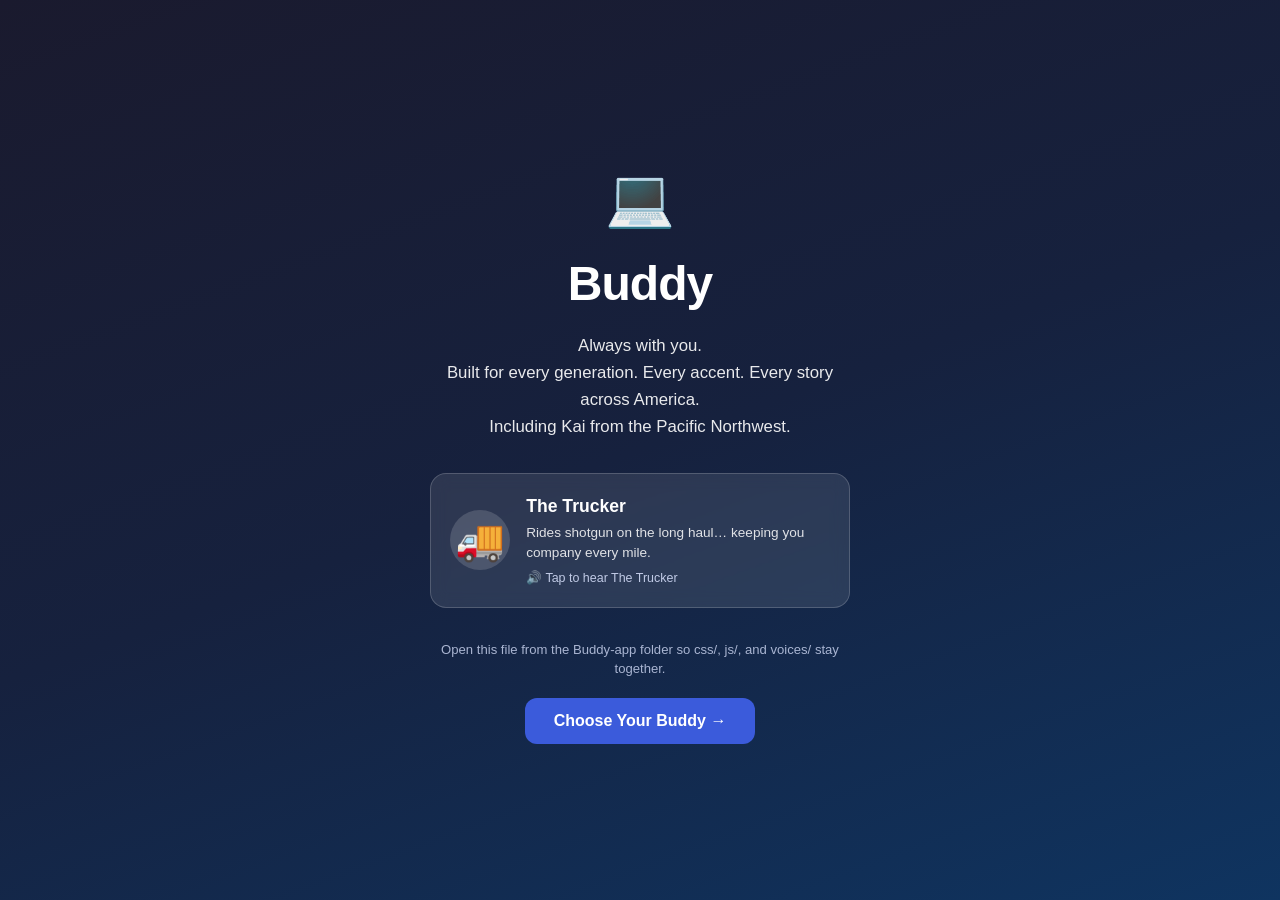
<file: index.html>
<!DOCTYPE html>
<html lang="en">
<head>
  <meta charset="UTF-8" />
  <meta name="viewport" content="width=device-width, initial-scale=1.0" />
  <title>Buddy Companion</title>
  <link rel="stylesheet" href="css/style.css" />
  <link rel="manifest" href="manifest.webmanifest" />
  <meta name="theme-color" content="#1a1a2e" />
  <meta name="description" content="Buddy companion: relatable buddies from every generation and accent across America." />
  <meta name="mobile-web-app-capable" content="yes" />
  <meta name="apple-mobile-web-app-capable" content="yes" />
  <meta name="apple-mobile-web-app-title" content="Buddy" />
  <meta name="apple-mobile-web-app-status-bar-style" content="black-translucent" />
  <link rel="icon" href="favicon.ico" sizes="any" />
  <link rel="icon" type="image/png" sizes="32x32" href="icons/favicon-32.png" />
  <link rel="apple-touch-icon" sizes="180x180" href="icons/apple-touch-icon.png" />
</head>
<body>
  <div id="welcome-screen" class="welcome-screen">
    <div class="welcome-content">
      <div class="trucker-emoji">💻</div>
      <h1>Buddy</h1>
      <p class="welcome-tagline">Always with you.<br>Built for every generation. Every accent. Every story across America.<br>Including Kai from the Pacific Northwest.</p>
      <button type="button" id="trucker-card" class="trucker-card" data-voice="trucker" aria-label="Hear The Trucker">
        <span class="trucker-avatar" aria-hidden="true">🚚</span>
        <span>
          <strong>The Trucker</strong>
          <span class="trucker-card-text">Rides shotgun on the long haul… keeping you company every mile.</span>
          <span class="trucker-card-hint">🔊 Tap to hear The Trucker</span>
        </span>
      </button>
      <p id="load-note" class="device-note hidden" style="color:#ffd7e0;"></p>
      <p class="device-note" style="opacity:0.75;color:#dbe4ff;">Open this file from the Buddy-app folder so css/, js/, and voices/ stay together.</p>
      <button type="button" id="start-btn" class="primary-btn">Choose Your Buddy →</button>
    </div>
  </div>

  <div id="main-app" class="main-app hidden">
    <header>
      <div class="logo">Buddy</div>
      <p class="tagline">Someone you can relate to. Someone you can trust.</p>
    </header>
    <main>
      <section class="filters">
        <button class="filter-btn active" data-gen="all">All</button>
        <button class="filter-btn" data-gen="young">Young / Gen Z</button>
        <button class="filter-btn" data-gen="mid">Mid-Work</button>
        <button class="filter-btn" data-gen="older">Older</button>
      </section>
      <section class="filters">
        <button class="filter-btn active" data-region="all">All Regions</button>
        <button class="filter-btn" data-region="Northeast">Northeast</button>
        <button class="filter-btn" data-region="South">South</button>
        <button class="filter-btn" data-region="Midwest">Midwest</button>
        <button class="filter-btn" data-region="West">West</button>
        <button class="filter-btn" data-region="Southwest">Southwest</button>
      </section>
      <section class="filters">
        <button class="filter-btn active" data-interest="all">All Interests</button>
        <button class="filter-btn" data-interest="tech">Tech</button>
        <button class="filter-btn" data-interest="surfing">Surfing</button>
        <button class="filter-btn" data-interest="creating">Creating</button>
        <button class="filter-btn" data-interest="gaming">Gaming</button>
        <button class="filter-btn" data-interest="trades">Trades</button>
        <button class="filter-btn" data-interest="nursing">Nursing</button>
        <button class="filter-btn" data-interest="farming">Farming</button>
      </section>
      <section id="buddy-grid" class="buddy-grid"></section>
      <section id="selected-panel" class="selected-panel hidden">
        <div id="selected-buddy-info"></div>
        <div id="excitement-bar" class="excitement-bar">
          <button type="button" id="excite-btn" class="excite-btn">🎉 Get Excited!</button>
          <div id="excite-levels" class="excite-levels" role="group" aria-label="Excitement level">
            <button type="button" class="excite-level" data-level="mild" aria-pressed="false">Mild</button>
            <button type="button" class="excite-level" data-level="medium" aria-pressed="true">Medium</button>
            <button type="button" class="excite-level" data-level="wild" aria-pressed="false">Wild</button>
          </div>
          <p id="excite-line" class="excite-line" role="status" aria-live="polite"></p>
        </div>
        <div id="buddy-customize" class="buddy-customize">
          <div class="customize-field">
            <label for="custom-name-input">Name your buddy</label>
            <input type="text" id="custom-name-input" class="text-input" maxlength="40" autocomplete="off" spellcheck="false" />
            <p class="helper-text">Optional. Leave blank to keep the default name.</p>
          </div>
          <div class="customize-field">
            <label for="origin-select">Where is your buddy from?</label>
            <select id="origin-select" class="select-input"></select>
            <label class="checkbox-row" for="lives-in-us">
              <input type="checkbox" id="lives-in-us" checked />
              <span>Born there, now living in the United States</span>
            </label>
            <p class="helper-text">Your buddy can be from this background while living in the U.S.; accent and phrasing reflect their roots.</p>
          </div>
          <section id="personality-section" class="customize-field personality-section" aria-labelledby="personality-heading">
            <div class="personality-header">
              <h4 id="personality-heading">Personality</h4>
              <button type="button" id="personality-reset" class="secondary-btn">Reset to default</button>
            </div>
            <div id="personality-presets" class="personality-presets" role="group" aria-labelledby="presets-heading">
              <div class="presets-header">
                <h5 id="presets-heading">Presets</h5>
                <p id="preset-indicator" class="preset-indicator" aria-live="polite">Active: <strong id="preset-indicator-name">Balanced</strong></p>
              </div>
              <div id="preset-buttons" class="preset-buttons"></div>
              <div id="custom-preset-area" class="custom-preset-area">
                <p id="custom-presets-label" class="helper-text custom-presets-label hidden">My presets</p>
                <div id="custom-preset-buttons" class="preset-buttons" role="group" aria-labelledby="custom-presets-label"></div>
                <button type="button" id="save-preset-btn" class="secondary-btn save-preset-btn" aria-expanded="false" aria-controls="save-preset-form">＋ Save as my preset</button>
                <div id="save-preset-form" class="save-preset-form hidden">
                  <label for="preset-name-input" class="visually-hidden">Preset name</label>
                  <input type="text" id="preset-name-input" class="text-input preset-name-input" maxlength="24" autocomplete="off" spellcheck="false" placeholder="Name this mix (e.g. Road Trip)" />
                  <button type="button" id="preset-name-save" class="primary-btn preset-form-btn">Save</button>
                  <button type="button" id="preset-name-cancel" class="secondary-btn">Cancel</button>
                  <p id="preset-error" class="preset-error hidden" role="alert"></p>
                </div>
              </div>
            </div>
            <p class="helper-text">Tap a preset or slide toward the side that fits your buddy. The middle (50) is balanced.</p>
            <div id="personality-sliders" class="personality-sliders"></div>
          </section>
          <section id="roleplay-section" class="customize-field roleplay-section" aria-labelledby="roleplay-heading">
            <div class="personality-header">
              <h4 id="roleplay-heading">🎭 Role Play</h4>
              <button type="button" id="roleplay-toggle" class="secondary-btn roleplay-toggle" aria-pressed="false" aria-controls="roleplay-body">Start role play</button>
            </div>
            <p id="roleplay-status" class="helper-text" aria-live="polite">Practice a conversation: your buddy plays a character in a scene while keeping their name, personality, and accent.</p>
            <div id="roleplay-body" class="roleplay-body hidden">
              <h5 class="roleplay-subheading" id="scenario-heading">Pick a scenario</h5>
              <div id="scenario-list" class="scenario-list" role="group" aria-labelledby="scenario-heading"></div>
              <p id="custom-scenarios-label" class="helper-text custom-presets-label hidden">My scenarios</p>
              <div id="custom-scenario-list" class="scenario-list" role="group" aria-labelledby="custom-scenarios-label"></div>
              <button type="button" id="custom-scenario-btn" class="secondary-btn save-preset-btn" aria-expanded="false" aria-controls="custom-scenario-form">＋ Custom scenario</button>
              <div id="custom-scenario-form" class="custom-scenario-form hidden">
                <label for="custom-scenario-title">Title <span class="helper-text">(optional)</span></label>
                <input type="text" id="custom-scenario-title" class="text-input" maxlength="40" autocomplete="off" placeholder="e.g. Hardware Store" />
                <label for="custom-scenario-setting">Setting</label>
                <input type="text" id="custom-scenario-setting" class="text-input" maxlength="160" autocomplete="off" placeholder="e.g. A small-town hardware store on a Saturday" />
                <label for="custom-scenario-role">Buddy's role</label>
                <input type="text" id="custom-scenario-role" class="text-input" maxlength="60" autocomplete="off" placeholder="e.g. a helpful store clerk" />
                <label for="custom-scenario-user-role">Your role <span class="helper-text">(optional)</span></label>
                <input type="text" id="custom-scenario-user-role" class="text-input" maxlength="60" autocomplete="off" placeholder="e.g. a customer looking for tools" />
                <div class="custom-scenario-actions">
                  <button type="button" id="custom-scenario-save" class="primary-btn preset-form-btn">Save scenario</button>
                  <button type="button" id="custom-scenario-cancel" class="secondary-btn">Cancel</button>
                </div>
                <p id="custom-scenario-error" class="preset-error hidden" role="alert"></p>
              </div>
              <div id="scenario-details" class="scenario-details hidden">
                <p id="scenario-summary" class="scenario-summary"></p>
                <div class="learn-lines-header">
                  <h5 class="roleplay-subheading" id="learn-lines-heading">🗣️ Learn lines</h5>
                  <button type="button" id="play-all-lines" class="secondary-btn save-preset-btn">▶ Play all</button>
                </div>
                <p id="learn-lines-note" class="helper-text hidden"></p>
                <ul id="learn-lines" class="learn-lines" aria-labelledby="learn-lines-heading"></ul>
              </div>
            </div>
          </section>
          <section id="study-section" class="customize-field study-section" aria-labelledby="study-heading">
            <div class="personality-header">
              <h4 id="study-heading">📚 Study Buddy</h4>
              <button type="button" id="study-toggle" class="secondary-btn study-toggle" aria-pressed="false" aria-controls="study-body">Start Study Buddy</button>
            </div>
            <p id="study-status" class="helper-text" aria-live="polite">Your buddy becomes an encouraging tutor: questions and hints, never doing the work for you.</p>
            <div id="study-body" class="roleplay-body hidden">
              <div id="questionnaire-form" class="questionnaire-form hidden" role="group" aria-labelledby="questionnaire-heading">
                <h5 class="roleplay-subheading" id="questionnaire-heading">Quick start: tell your buddy about you</h5>
                <div id="questionnaire-fields" class="questionnaire-fields"></div>
                <div class="custom-scenario-actions">
                  <button type="button" id="questionnaire-save" class="primary-btn preset-form-btn">Save answers</button>
                  <button type="button" id="questionnaire-skip" class="secondary-btn">Skip for now</button>
                </div>
                <p id="questionnaire-error" class="preset-error hidden" role="alert"></p>
              </div>
              <div id="questionnaire-summary" class="questionnaire-summary hidden">
                <div class="learn-lines-header">
                  <h5 class="roleplay-subheading">About you</h5>
                  <button type="button" id="questionnaire-retake" class="secondary-btn save-preset-btn">↻ Retake questionnaire</button>
                </div>
                <dl id="questionnaire-answers" class="questionnaire-answers"></dl>
              </div>
              <h5 class="roleplay-subheading" id="subject-heading">Pick a subject</h5>
              <div id="subject-list" class="scenario-list" role="group" aria-labelledby="subject-heading"></div>
              <p id="custom-topics-label" class="helper-text custom-presets-label hidden">My topics</p>
              <div id="custom-topic-list" class="scenario-list" role="group" aria-labelledby="custom-topics-label"></div>
              <button type="button" id="custom-topic-btn" class="secondary-btn save-preset-btn" aria-expanded="false" aria-controls="custom-topic-form">＋ Custom topic</button>
              <div id="custom-topic-form" class="custom-scenario-form hidden">
                <label for="custom-topic-title">Topic</label>
                <input type="text" id="custom-topic-title" class="text-input" maxlength="40" autocomplete="off" placeholder="e.g. Fractions, Guitar chords, Spanish basics" />
                <label for="custom-topic-goal">What do you want to learn?</label>
                <input type="text" id="custom-topic-goal" class="text-input" maxlength="160" autocomplete="off" placeholder="e.g. Add and subtract fractions without a calculator" />
                <div class="custom-scenario-actions">
                  <button type="button" id="custom-topic-save" class="primary-btn preset-form-btn">Save topic</button>
                  <button type="button" id="custom-topic-cancel" class="secondary-btn">Cancel</button>
                </div>
                <p id="custom-topic-error" class="preset-error hidden" role="alert"></p>
              </div>
              <div id="subject-details" class="scenario-details hidden">
                <p id="subject-summary" class="scenario-summary"></p>
                <div class="learn-lines-header">
                  <h5 class="roleplay-subheading" id="practice-heading">🎯 Practice prompts</h5>
                  <button type="button" id="play-all-practice" class="secondary-btn save-preset-btn">▶ Play all</button>
                </div>
                <ul id="practice-prompts" class="learn-lines" aria-labelledby="practice-heading"></ul>
              </div>
            </div>
          </section>
          <fieldset class="customize-field ethnicity-fieldset">
            <legend>Preferred ethnic background (optional)</legend>
            <div id="ethnicity-options" class="checkbox-grid"></div>
            <p id="ethnicity-note" class="helper-text">Saved as a preference for your buddy’s persona. Existing characters keep their own backgrounds.</p>
          </fieldset>
        </div>
        <button id="download-btn" class="primary-btn">Download to Your Buddy Device</button>
        <div id="post-download-actions" class="post-download-actions hidden">
          <button type="button" id="change-personality-btn" class="secondary-btn">Change personality</button>
          <button type="button" id="save-updated-btn" class="primary-btn">Save updated buddy</button>
        </div>
        <p id="save-status" class="device-note hidden" role="status"></p>
        <p class="device-note">Low memory • Long battery • Always with you</p>
      </section>
    </main>
    <footer><p>Buddy Companion • Web → Device Loader • Made for the United States • Kai included</p></footer>
  </div>

  <div id="success-overlay" class="success-overlay hidden">
    <div class="success-box">
      <div class="success-emoji">✅</div>
      <h2>Buddy Ready!</h2>
      <p id="success-message"></p>
      <p class="device-note">Low-memory package downloaded.<br>Battery-efficient mode enabled.</p>
      <button type="button" id="overlay-change-personality-btn" class="secondary-btn">Change personality</button>
      <button id="done-btn" class="primary-btn">Done</button>
    </div>
  </div>

  <div id="excite-burst" class="excite-burst" aria-hidden="true"></div>

  <script src="js/buddies.js"></script>
  <script src="js/origins.js"></script>
  <script src="js/scenarios.js"></script>
  <script src="js/subjects.js"></script>
  <script src="js/app.js"></script>
</body>
</html>
</file>
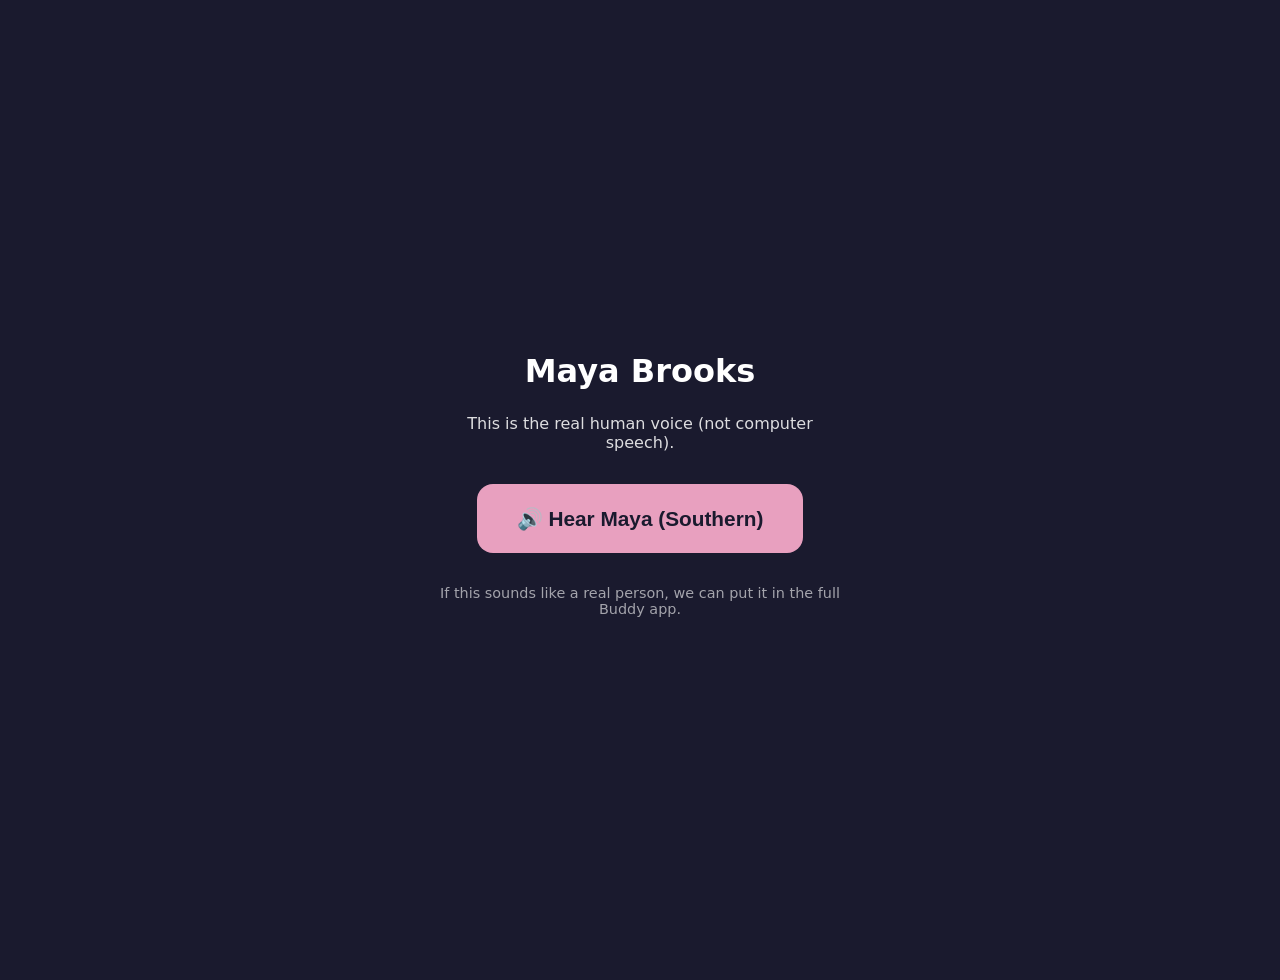
<file: maya-real-voice.html>
<!DOCTYPE html>
<html lang="en">
<head>
  <meta charset="UTF-8" />
  <meta name="viewport" content="width=device-width, initial-scale=1.0" />
  <title>Maya Real Voice</title>
  <style>
    body { font-family: system-ui, sans-serif; background: #1a1a2e; color: white; padding: 2rem; text-align: center; min-height: 100vh; display: flex; flex-direction: column; align-items: center; justify-content: center; }
    h1 { margin-bottom: 0.5rem; }
    p { opacity: 0.85; margin-bottom: 2rem; max-width: 400px; }
    button { padding: 1.4rem 2.5rem; font-size: 1.3rem; border: none; border-radius: 16px; cursor: pointer; font-weight: 700; background: #e8a0bf; color: #1a1a2e; }
    button:active { transform: scale(0.97); }
    .note { margin-top: 2rem; font-size: 0.9rem; opacity: 0.6; }
  </style>
</head>
<body>
  <h1>Maya Brooks</h1>
  <p>This is the real human voice (not computer speech).</p>
  <button onclick="play()">🔊 Hear Maya (Southern)</button>
  <p class="note">If this sounds like a real person, we can put it in the full Buddy app.</p>
  <script>
    const maya = "[data-uri]";
    let audio = null;
    function play() {
      if (audio) { audio.pause(); }
      audio = new Audio(maya);
      audio.play();
    }
  </script>
</body>
</html>
</file>
<file: css/style.css>
* {
  margin: 0;
  padding: 0;
  box-sizing: border-box;
}

body {
  font-family: -apple-system, BlinkMacSystemFont, 'Segoe UI', Roboto, Oxygen, Ubuntu, sans-serif;
  background: linear-gradient(135deg, #f0f4ff 0%, #e8f0fe 100%);
  color: #1a1a2e;
  min-height: 100vh;
  line-height: 1.5;
}

.hidden {
  display: none !important;
}

/* ===== Welcome Screen ===== */
.welcome-screen {
  min-height: 100vh;
  display: flex;
  align-items: center;
  justify-content: center;
  padding: 2rem;
  background: linear-gradient(160deg, #1a1a2e 0%, #16213e 50%, #0f3460 100%);
  color: white;
}

.welcome-content {
  text-align: center;
  max-width: 420px;
}

.trucker-emoji {
  font-size: 3.5rem;
  margin-bottom: 0.5rem;
}

.welcome-content h1 {
  font-size: 3rem;
  font-weight: 700;
  letter-spacing: -1px;
  margin-bottom: 0.8rem;
}

.welcome-tagline {
  font-size: 1.05rem;
  opacity: 0.9;
  margin-bottom: 2rem;
  line-height: 1.6;
}

.trucker-card {
  background: rgba(255,255,255,0.1);
  border-radius: 16px;
  padding: 1.2rem;
  display: flex;
  align-items: center;
  gap: 1rem;
  text-align: left;
  margin-bottom: 2rem;
  backdrop-filter: blur(8px);
}

.trucker-avatar {
  font-size: 2.5rem;
  background: rgba(255,255,255,0.15);
  width: 60px;
  height: 60px;
  border-radius: 50%;
  display: flex;
  align-items: center;
  justify-content: center;
}

.trucker-card strong {
  display: block;
  font-size: 1.1rem;
  margin-bottom: 0.2rem;
}

.trucker-card {
  width: 100%;
  border: 1px solid rgba(255,255,255,0.18);
  color: inherit;
  font: inherit;
  cursor: pointer;
  transition: background 0.2s, transform 0.2s;
}

.trucker-card:hover,
.trucker-card:focus-visible {
  background: rgba(255,255,255,0.18);
  transform: translateY(-2px);
}

.trucker-avatar {
  flex-shrink: 0;
}

.trucker-card-text,
.trucker-card-hint {
  display: block;
  font-size: 0.85rem;
  opacity: 0.85;
  margin: 0;
}

.trucker-card-hint {
  margin-top: 0.35rem;
  font-size: 0.78rem;
  color: #dbe4ff;
}

/* ===== Main App ===== */
header {
  background: #1a1a2e;
  color: white;
  padding: 1.3rem 1.5rem;
  text-align: center;
}

.logo {
  font-size: 1.9rem;
  font-weight: 700;
  letter-spacing: -1px;
}

.tagline {
  font-size: 0.9rem;
  opacity: 0.85;
  margin-top: 0.25rem;
}

main {
  max-width: 1100px;
  margin: 0 auto;
  padding: 1.5rem 1.2rem 3rem;
}

.filters {
  display: flex;
  flex-wrap: wrap;
  gap: 0.5rem;
  justify-content: center;
  margin-bottom: 1.5rem;
}

.filter-btn {
  padding: 0.5rem 1rem;
  border: 2px solid #c5d0f0;
  background: white;
  border-radius: 999px;
  cursor: pointer;
  font-size: 0.85rem;
  transition: all 0.2s;
}

.filter-btn:hover,
.filter-btn.active {
  background: #3b5bdb;
  color: white;
  border-color: #3b5bdb;
}

.buddy-grid {
  display: grid;
  grid-template-columns: repeat(auto-fill, minmax(220px, 1fr));
  gap: 1rem;
}

.buddy-card {
  background: white;
  border-radius: 16px;
  overflow: hidden;
  box-shadow: 0 4px 16px rgba(0,0,0,0.07);
  cursor: pointer;
  transition: transform 0.2s, box-shadow 0.2s;
  border: 2px solid transparent;
}

.buddy-card:hover {
  transform: translateY(-3px);
  box-shadow: 0 8px 22px rgba(0,0,0,0.12);
}

.buddy-card.selected {
  border-color: #3b5bdb;
}

.buddy-avatar {
  height: 140px;
  background: linear-gradient(135deg, #dbe4ff, #f0e6ff);
  display: flex;
  align-items: center;
  justify-content: center;
  font-size: 3.2rem;
}

.buddy-info {
  padding: 0.9rem;
}

.buddy-name {
  font-weight: 600;
  font-size: 1.05rem;
  margin-bottom: 0.2rem;
}

.buddy-meta {
  font-size: 0.78rem;
  color: #666;
  margin-bottom: 0.4rem;
}

.buddy-accent {
  display: inline-block;
  background: #e8f0fe;
  color: #3b5bdb;
  font-size: 0.72rem;
  padding: 0.18rem 0.55rem;
  border-radius: 999px;
  font-weight: 500;
}

.selected-panel {
  margin-top: 2.5rem;
  background: white;
  border-radius: 20px;
  padding: 1.8rem;
  text-align: center;
  box-shadow: 0 8px 28px rgba(0,0,0,0.1);
}

/* ===== Buddy customization ===== */
.buddy-customize {
  max-width: 560px;
  margin: 1.5rem auto 0;
  text-align: left;
  display: flex;
  flex-direction: column;
  gap: 1.1rem;
}

.customize-field {
  display: flex;
  flex-direction: column;
  gap: 0.4rem;
}

.customize-field > label,
.ethnicity-fieldset legend {
  font-weight: 600;
  font-size: 0.95rem;
}

.text-input,
.select-input {
  width: 100%;
  padding: 0.6rem 0.9rem;
  border: 2px solid #c5d0f0;
  border-radius: 12px;
  background: white;
  font: inherit;
  font-size: 0.95rem;
  color: #1a1a2e;
  transition: border-color 0.2s;
}

.text-input:focus,
.select-input:focus {
  outline: none;
  border-color: #3b5bdb;
}

.checkbox-row {
  display: flex;
  align-items: center;
  gap: 0.5rem;
  font-size: 0.9rem;
  cursor: pointer;
}

.checkbox-row input {
  accent-color: #3b5bdb;
  width: 1rem;
  height: 1rem;
}

.checkbox-row input:disabled + span {
  color: #999;
}

.helper-text {
  font-size: 0.8rem;
  color: #666;
}

.ethnicity-fieldset {
  border: 2px solid #e8f0fe;
  border-radius: 16px;
  padding: 0.9rem 1rem 1rem;
}

.ethnicity-fieldset legend {
  padding: 0 0.4rem;
}

.checkbox-grid {
  display: grid;
  grid-template-columns: repeat(auto-fill, minmax(200px, 1fr));
  gap: 0.4rem 1rem;
  margin-bottom: 0.4rem;
}

.buddy-default-name {
  font-size: 0.82rem;
  color: #666;
  margin-bottom: 0.4rem;
}

.buddy-profile {
  margin-top: 0.6rem;
  font-size: 0.88rem;
  color: #3b5bdb;
}

.buddy-profile:empty {
  display: none;
}

/* ===== Personality builder ===== */
.personality-section {
  border: 2px solid #e8f0fe;
  border-radius: 16px;
  padding: 0.9rem 1rem 1rem;
}

.personality-header {
  display: flex;
  align-items: center;
  justify-content: space-between;
  gap: 0.6rem;
  flex-wrap: wrap;
}

.personality-header h4 {
  font-size: 0.95rem;
  font-weight: 600;
}

.personality-sliders {
  display: flex;
  flex-direction: column;
  gap: 0.9rem;
  margin-top: 0.4rem;
}

.personality-row-top {
  display: flex;
  justify-content: space-between;
  align-items: baseline;
  gap: 0.5rem;
  margin-bottom: 0.2rem;
}

.personality-row-top label {
  font-size: 0.88rem;
  font-weight: 600;
}

.personality-readout {
  font-size: 0.78rem;
  font-weight: 500;
  color: #3b5bdb;
  background: #e8f0fe;
  padding: 0.12rem 0.55rem;
  border-radius: 999px;
  white-space: nowrap;
}

.personality-range {
  display: flex;
  align-items: center;
  gap: 0.6rem;
}

.personality-range input[type="range"] {
  flex: 1;
  accent-color: #3b5bdb;
  cursor: pointer;
}

.personality-range .pole {
  font-size: 0.75rem;
  color: #666;
  width: 6.5rem;
}

.personality-range .pole-right {
  text-align: right;
}

/* ===== Personality presets ===== */
.personality-presets {
  margin: 0.6rem 0 0.5rem;
  padding: 0.7rem 0.8rem;
  background: #f5f8ff;
  border-radius: 12px;
}

.presets-header {
  display: flex;
  justify-content: space-between;
  align-items: baseline;
  flex-wrap: wrap;
  gap: 0.4rem;
  margin-bottom: 0.5rem;
}

.presets-header h5 {
  font-size: 0.88rem;
  font-weight: 600;
}

.preset-indicator {
  font-size: 0.8rem;
  color: #555;
}

.preset-indicator strong {
  color: #3b5bdb;
}

.preset-buttons {
  display: flex;
  flex-wrap: wrap;
  gap: 0.4rem;
}

.preset-btn {
  background: white;
  color: #1a1a2e;
  border: 2px solid #c5d0f0;
  padding: 0.35rem 0.85rem;
  font-size: 0.82rem;
  font-weight: 600;
  border-radius: 999px;
  cursor: pointer;
  transition: all 0.2s;
}

.preset-btn:hover,
.preset-btn:focus-visible {
  border-color: #3b5bdb;
}

.preset-btn[aria-pressed="true"] {
  background: #3b5bdb;
  border-color: #3b5bdb;
  color: white;
}

.custom-preset-area {
  margin-top: 0.6rem;
  display: flex;
  flex-direction: column;
  align-items: flex-start;
  gap: 0.4rem;
}

.custom-presets-label {
  font-weight: 600;
}

.preset-chip {
  display: inline-flex;
  align-items: center;
}

.preset-chip .preset-btn {
  border-top-right-radius: 0;
  border-bottom-right-radius: 0;
  border-right: none;
}

.preset-delete {
  background: white;
  color: #999;
  border: 2px solid #c5d0f0;
  border-left: 1px solid #e0e6f5;
  border-radius: 0 999px 999px 0;
  padding: 0.35rem 0.55rem;
  font-size: 0.85rem;
  line-height: 1;
  cursor: pointer;
  align-self: stretch;
}

.preset-delete:hover,
.preset-delete:focus-visible {
  color: #c92a2a;
  border-color: #c92a2a;
}

.save-preset-btn {
  font-size: 0.8rem;
  padding: 0.3rem 0.8rem;
}

.save-preset-form {
  display: flex;
  flex-wrap: wrap;
  align-items: center;
  gap: 0.4rem;
  width: 100%;
}

.preset-name-input {
  flex: 1 1 12rem;
  width: auto;
  padding: 0.4rem 0.7rem;
}

.primary-btn.preset-form-btn {
  margin-top: 0;
  padding: 0.45rem 1rem;
  font-size: 0.85rem;
}

.preset-error {
  width: 100%;
  font-size: 0.8rem;
  color: #c92a2a;
}

.visually-hidden {
  position: absolute;
  width: 1px;
  height: 1px;
  padding: 0;
  margin: -1px;
  overflow: hidden;
  clip: rect(0, 0, 0, 0);
  white-space: nowrap;
  border: 0;
}

/* ===== Role play ===== */
.roleplay-section {
  border: 2px solid #e8f0fe;
  border-radius: 16px;
  padding: 0.9rem 1rem 1rem;
}

.roleplay-section.active {
  border-color: #b197fc;
  background: #faf8ff;
}

.roleplay-toggle[aria-pressed="true"] {
  background: #7048e8;
  border-color: #7048e8;
  color: white;
}

.roleplay-body {
  display: flex;
  flex-direction: column;
  align-items: flex-start;
  gap: 0.5rem;
  margin-top: 0.5rem;
}

.roleplay-subheading {
  font-size: 0.88rem;
  font-weight: 600;
}

.scenario-list {
  display: grid;
  grid-template-columns: repeat(auto-fill, minmax(170px, 1fr));
  gap: 0.4rem;
  width: 100%;
}

.scenario-list:empty {
  display: none;
}

.scenario-chip {
  display: flex;
}

.scenario-btn {
  display: flex;
  align-items: center;
  gap: 0.45rem;
  width: 100%;
  text-align: left;
  background: white;
  color: #1a1a2e;
  border: 2px solid #d0bfff;
  border-radius: 12px;
  padding: 0.45rem 0.7rem;
  font: inherit;
  font-size: 0.82rem;
  font-weight: 600;
  cursor: pointer;
  transition: all 0.2s;
}

.scenario-chip .scenario-btn {
  border-top-right-radius: 0;
  border-bottom-right-radius: 0;
  border-right: none;
}

.scenario-chip .preset-delete {
  border-color: #d0bfff;
  border-radius: 0 12px 12px 0;
}

.scenario-btn:hover,
.scenario-btn:focus-visible {
  border-color: #7048e8;
}

.scenario-btn[aria-pressed="true"] {
  background: #7048e8;
  border-color: #7048e8;
  color: white;
}

.scenario-emoji {
  font-size: 1.1rem;
}

.custom-scenario-form {
  display: flex;
  flex-direction: column;
  gap: 0.3rem;
  width: 100%;
  font-size: 0.85rem;
}

.custom-scenario-form label {
  font-weight: 600;
}

.custom-scenario-actions {
  display: flex;
  gap: 0.4rem;
  margin-top: 0.3rem;
}

.scenario-details {
  width: 100%;
  background: white;
  border: 1px solid #e5dbff;
  border-radius: 12px;
  padding: 0.7rem 0.8rem;
}

.scenario-summary {
  font-size: 0.85rem;
  color: #333;
  margin-bottom: 0.5rem;
}

.learn-lines-header {
  display: flex;
  align-items: center;
  justify-content: space-between;
  gap: 0.5rem;
  margin-bottom: 0.3rem;
}

.learn-lines {
  list-style: none;
  display: flex;
  flex-direction: column;
  gap: 0.35rem;
  padding: 0;
  margin: 0;
}

.learn-line {
  display: flex;
  align-items: center;
  gap: 0.5rem;
  font-size: 0.86rem;
}

.line-play-btn {
  flex: none;
  background: #f3f0ff;
  border: 1px solid #d0bfff;
  border-radius: 999px;
  width: 2rem;
  height: 2rem;
  cursor: pointer;
  font-size: 0.9rem;
}

.line-play-btn:hover,
.line-play-btn:focus-visible {
  border-color: #7048e8;
}

/* ===== Study Buddy ===== */
.study-section {
  border: 2px solid #e8f0fe;
  border-radius: 16px;
  padding: 0.9rem 1rem 1rem;
}

.study-section.active {
  border-color: #69db7c;
  background: #f6fff7;
}

.study-toggle[aria-pressed="true"] {
  background: #2f9e44;
  border-color: #2f9e44;
  color: white;
}

.subject-btn {
  display: flex;
  align-items: center;
  gap: 0.45rem;
  width: 100%;
  text-align: left;
  background: white;
  color: #1a1a2e;
  border: 2px solid #b2f2bb;
  border-radius: 12px;
  padding: 0.45rem 0.7rem;
  font: inherit;
  font-size: 0.82rem;
  font-weight: 600;
  cursor: pointer;
  transition: all 0.2s;
}

.subject-btn:hover,
.subject-btn:focus-visible {
  border-color: #2f9e44;
}

.subject-btn[aria-pressed="true"] {
  background: #2f9e44;
  border-color: #2f9e44;
  color: white;
}

.scenario-chip .subject-btn {
  border-top-right-radius: 0;
  border-bottom-right-radius: 0;
  border-right: none;
}

.study-section .scenario-chip .preset-delete {
  border-color: #b2f2bb;
}

.questionnaire-form,
.questionnaire-summary {
  width: 100%;
  background: white;
  border: 1px solid #d3f9d8;
  border-radius: 12px;
  padding: 0.7rem 0.8rem;
}

.questionnaire-fields {
  display: flex;
  flex-direction: column;
  gap: 0.35rem;
  margin: 0.4rem 0;
  font-size: 0.85rem;
}

.questionnaire-fields label {
  font-weight: 600;
}

.questionnaire-answers {
  display: grid;
  grid-template-columns: max-content 1fr;
  gap: 0.2rem 0.7rem;
  font-size: 0.83rem;
}

.questionnaire-answers dt {
  font-weight: 600;
  color: #555;
}

.personality-section.flash {
  border-color: #3b5bdb;
  transition: border-color 0.3s;
}

.secondary-btn {
  background: white;
  color: #3b5bdb;
  border: 2px solid #c5d0f0;
  padding: 0.45rem 1rem;
  font-size: 0.85rem;
  border-radius: 999px;
  cursor: pointer;
  font-weight: 600;
  transition: all 0.2s;
}

.secondary-btn:hover,
.secondary-btn:focus-visible {
  border-color: #3b5bdb;
  background: #e8f0fe;
}

.post-download-actions {
  display: flex;
  flex-wrap: wrap;
  gap: 0.6rem;
  justify-content: center;
  align-items: center;
  margin-top: 1rem;
}

.post-download-actions .primary-btn {
  margin-top: 0;
}

.success-box .secondary-btn {
  margin-top: 1.2rem;
  margin-right: 0.4rem;
}

@media (max-width: 600px) {
  .personality-range .pole {
    width: 4.5rem;
  }
}

.buddy-card.ethnicity-match {
  box-shadow: 0 0 0 3px #ffd43b, 0 4px 16px rgba(0,0,0,0.07);
}

.primary-btn {
  margin-top: 1.2rem;
  background: #3b5bdb;
  color: white;
  border: none;
  padding: 0.85rem 1.8rem;
  font-size: 1rem;
  border-radius: 12px;
  cursor: pointer;
  font-weight: 600;
  transition: background 0.2s;
}

.primary-btn:hover {
  background: #2f4ac0;
}

.device-note {
  margin-top: 0.7rem;
  font-size: 0.82rem;
  color: #666;
}

footer {
  text-align: center;
  padding: 1.5rem;
  font-size: 0.8rem;
  color: #777;
}

/* ===== Success Overlay ===== */
.success-overlay {
  position: fixed;
  inset: 0;
  background: rgba(26, 26, 46, 0.85);
  display: flex;
  align-items: center;
  justify-content: center;
  z-index: 100;
  padding: 1.5rem;
}

.success-box {
  background: white;
  border-radius: 24px;
  padding: 2.5rem 2rem;
  text-align: center;
  max-width: 380px;
  width: 100%;
  box-shadow: 0 20px 50px rgba(0,0,0,0.3);
}

.success-emoji {
  font-size: 3.5rem;
  margin-bottom: 0.8rem;
}

.success-box h2 {
  font-size: 1.6rem;
  margin-bottom: 0.6rem;
}

.success-box p {
  color: #555;
  margin-bottom: 0.4rem;
}

@media (max-width: 600px) {
  .buddy-grid {
    grid-template-columns: 1fr 1fr;
  }
  .welcome-content h1 {
    font-size: 2.4rem;
  }
}

/* ===== Excitement button ===== */
.excitement-bar {
  display: flex;
  flex-wrap: wrap;
  align-items: center;
  justify-content: center;
  gap: 0.6rem;
  margin: 0.9rem 0 0.4rem;
}

.excite-btn {
  background: linear-gradient(135deg, #ff6b6b, #fcc419 55%, #51cf66);
  color: #1a1a2e;
  border: none;
  border-radius: 999px;
  padding: 0.6rem 1.3rem;
  font: inherit;
  font-size: 1rem;
  font-weight: 800;
  cursor: pointer;
  box-shadow: 0 4px 14px rgba(252, 196, 25, 0.45);
  transition: transform 0.15s, box-shadow 0.15s;
}

.excite-btn:hover,
.excite-btn:focus-visible {
  transform: translateY(-2px) scale(1.03);
  box-shadow: 0 6px 18px rgba(252, 196, 25, 0.6);
}

.excite-btn:active {
  transform: scale(0.96);
}

.excite-levels {
  display: inline-flex;
  border: 2px solid #ffd43b;
  border-radius: 999px;
  overflow: hidden;
}

.excite-level {
  background: white;
  color: #7a5b00;
  border: none;
  padding: 0.35rem 0.8rem;
  font: inherit;
  font-size: 0.8rem;
  font-weight: 700;
  cursor: pointer;
}

.excite-level + .excite-level {
  border-left: 1px solid #ffe066;
}

.excite-level[aria-pressed="true"] {
  background: #fcc419;
  color: #1a1a2e;
}

.excite-line {
  flex-basis: 100%;
  text-align: center;
  font-weight: 700;
  color: #e8590c;
  min-height: 1.2em;
  font-size: 0.95rem;
}

.excite-burst {
  position: fixed;
  left: 0;
  top: 0;
  width: 0;
  height: 0;
  pointer-events: none;
  z-index: 2000;
}

.excite-emoji {
  position: absolute;
  left: 0;
  top: 0;
  font-size: calc(1.1rem + 0.25rem * var(--excite-scale, 1));
  transform: translate(-50%, -50%);
  animation: excite-fly calc(0.9s + 0.25s * var(--excite-scale, 1)) cubic-bezier(0.2, 0.7, 0.3, 1) var(--delay, 0s) forwards;
  opacity: 0;
}

@keyframes excite-fly {
  0% { opacity: 1; transform: translate(-50%, -50%) scale(0.4) rotate(0deg); }
  70% { opacity: 1; }
  100% {
    opacity: 0;
    transform: translate(calc(-50% + var(--dx, 0px)), calc(-50% + var(--dy, 0px))) scale(1) rotate(var(--rot, 0deg));
  }
}

#selected-buddy-info.excite-anim {
  animation: excite-wiggle calc(0.5s + 0.15s * var(--excite-scale, 1)) ease-in-out 2;
}

@keyframes excite-wiggle {
  0%, 100% { transform: translateY(0) rotate(0deg) scale(1); }
  25% { transform: translateY(calc(-6px * var(--excite-scale, 1))) rotate(calc(-2deg * var(--excite-scale, 1))) scale(calc(1 + 0.02 * var(--excite-scale, 1))); }
  50% { transform: translateY(0) rotate(0deg) scale(1); }
  75% { transform: translateY(calc(-4px * var(--excite-scale, 1))) rotate(calc(2deg * var(--excite-scale, 1))) scale(calc(1 + 0.02 * var(--excite-scale, 1))); }
}

/* Reduced motion: no flying or wiggling; the emojis just fade in place. */
.excite-burst.excite-reduced .excite-emoji {
  animation: excite-fade 1.2s ease-out forwards;
  transform: translate(calc(-50% + var(--dx, 0px) * 0.35), calc(-50% + var(--dy, 0px) * 0.35));
}

@keyframes excite-fade {
  0% { opacity: 0; }
  20% { opacity: 1; }
  100% { opacity: 0; }
}

@media (prefers-reduced-motion: reduce) {
  #selected-buddy-info.excite-anim,
  .excite-btn,
  .excite-btn:hover {
    animation: none;
    transform: none;
    transition: none;
  }
  .excite-emoji {
    animation: excite-fade 1.2s ease-out forwards;
  }
}
</file>
